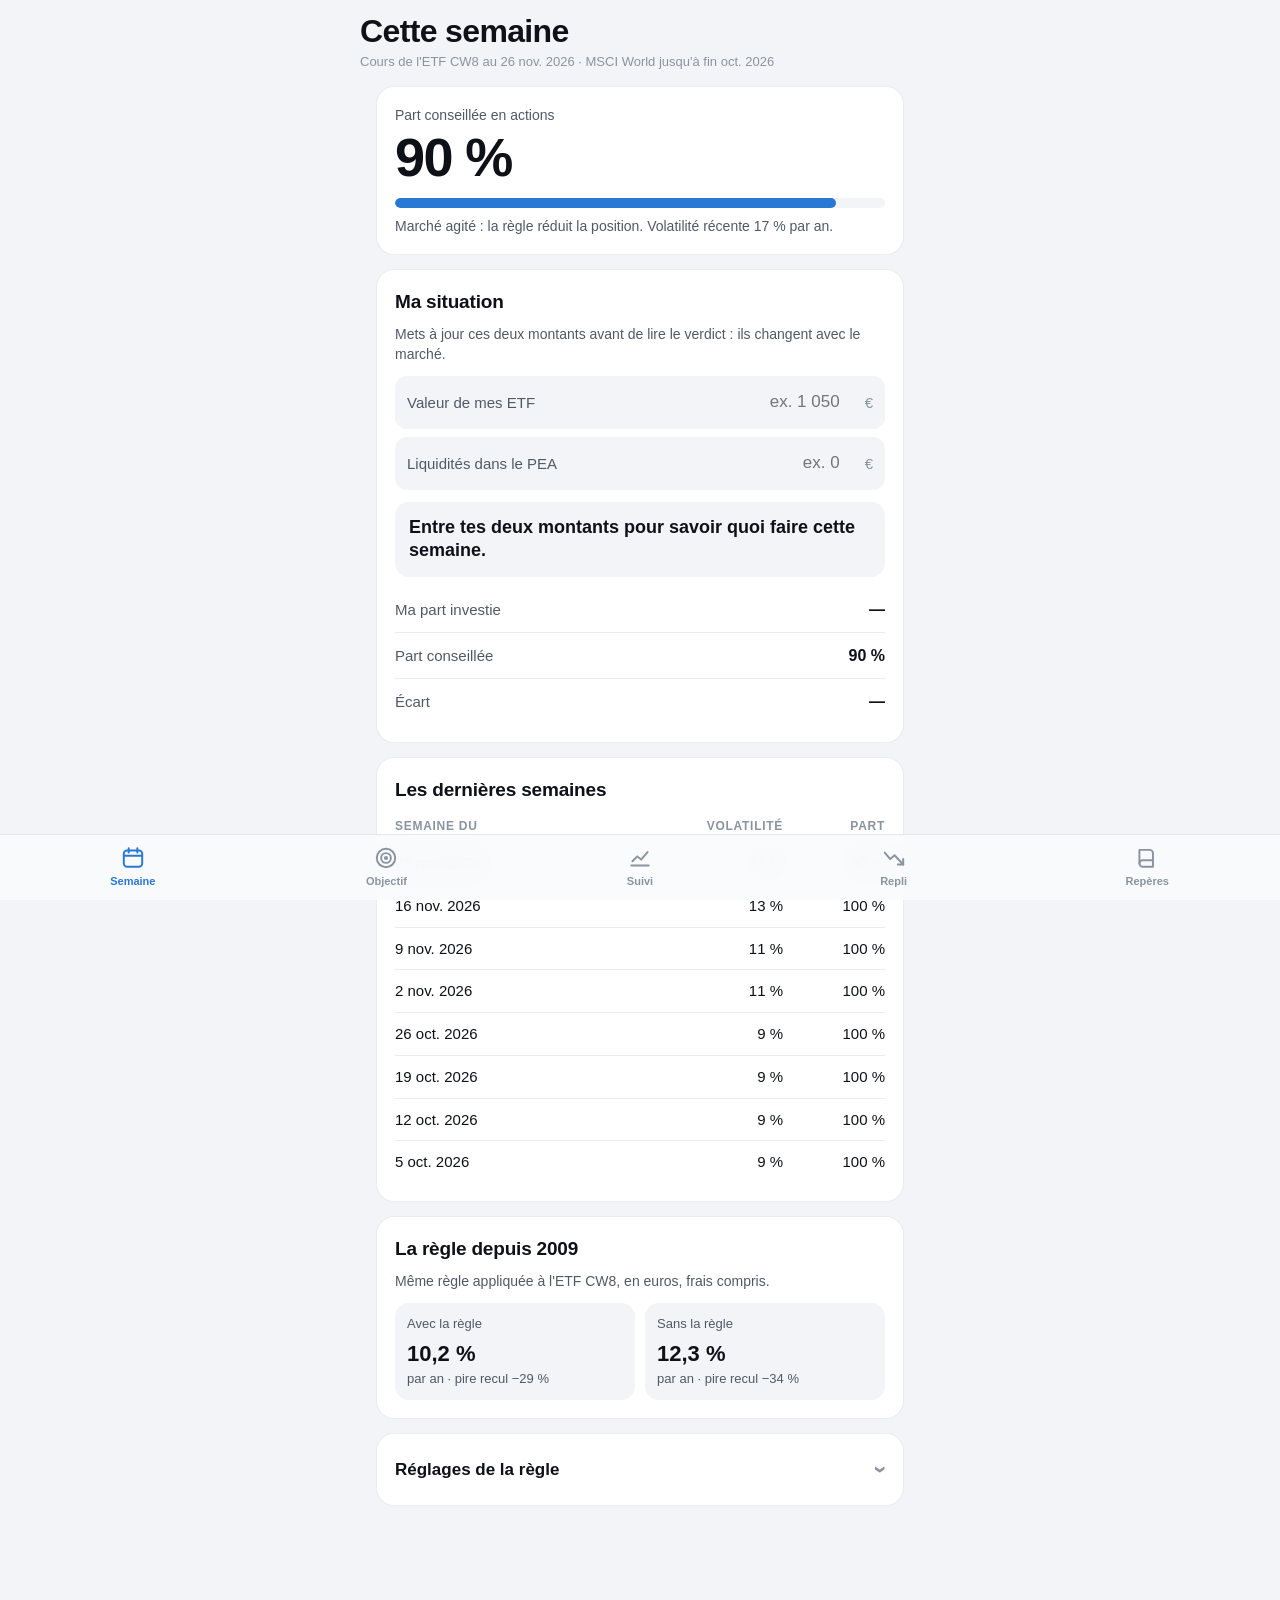
<file: index.html>
<!doctype html>
<html lang="fr">
<head>
<meta charset="utf-8">
<meta name="viewport" content="width=device-width, initial-scale=1, viewport-fit=cover">
<meta name="apple-mobile-web-app-capable" content="yes">
<meta name="mobile-web-app-capable" content="yes">
<meta name="apple-mobile-web-app-status-bar-style" content="black-translucent">
<meta name="apple-mobile-web-app-title" content="Mon PEA">
<meta name="theme-color" content="#f2f4f7" media="(prefers-color-scheme: light)">
<meta name="theme-color" content="#0b0d10" media="(prefers-color-scheme: dark)">
<title>Mon PEA</title>
<link rel="manifest" href="manifest.webmanifest">
<link rel="apple-touch-icon" href="icons/apple-touch-icon.png">
<link rel="icon" href="icons/icon-192.png">
<link rel="stylesheet" href="app.css">
</head>
<body>
<header class="top">
  <div class="top-in">
    <h1 id="title">Cette semaine</h1>
    <p class="stamp" id="stamp">Chargement des cours…</p>
  </div>
</header>

<main>
  <!-- SEMAINE -->
  <section class="view" id="v-semaine" data-title="Cette semaine">
    <div class="card hero">
      <div class="hero-k">Part conseillée en actions</div>
      <div class="hero-v" id="w-now">—</div>
      <div class="bar"><i id="w-bar"></i></div>
      <div class="hero-s" id="w-sub">—</div>
    </div>

    <div class="card">
      <h2>Ma situation</h2>
      <p class="muted">Mets à jour ces deux montants avant de lire le verdict : ils changent avec le marché.</p>
      <label class="field"><span>Valeur de mes ETF</span><input id="held" type="number" inputmode="decimal" placeholder="ex. 1 050" min="0"><em>€</em></label>
      <label class="field"><span>Liquidités dans le PEA</span><input id="cash" type="number" inputmode="decimal" placeholder="ex. 0" min="0"><em>€</em></label>
      <div class="verdict" id="verdict">Entre tes deux montants pour savoir quoi faire cette semaine.</div>
      <dl class="rows">
        <div><dt>Ma part investie</dt><dd id="m-cur">—</dd></div>
        <div><dt>Part conseillée</dt><dd id="m-tgt">—</dd></div>
        <div><dt>Écart</dt><dd id="m-gap">—</dd></div>
      </dl>
    </div>

    <div class="card">
      <h2>Les dernières semaines</h2>
      <table class="tbl"><thead><tr><th>Semaine du</th><th>Volatilité</th><th>Part</th></tr></thead><tbody id="weeks"></tbody></table>
    </div>

    <div class="card">
      <h2>La règle depuis 2009</h2>
      <p class="muted">Même règle appliquée à l'ETF CW8, en euros, frais compris.</p>
      <div class="duo" id="bt"></div>
    </div>

    <details class="card settings">
      <summary>Réglages de la règle</summary>
      <label class="field"><span>Volatilité acceptée</span><select id="s-tgt"><option value="0.15">15 % / an</option><option value="0.2">20 % / an</option><option value="0.3">30 % / an</option></select></label>
      <label class="field"><span>Réajuster si l'écart dépasse</span><select id="s-band"><option value="0.1">10 points</option><option value="0.2">20 points</option></select></label>
      <label class="field"><span>Mesure de la volatilité</span><select id="s-win"><option value="60">3 derniers mois</option><option value="90">4 derniers mois et demi</option></select></label>
      <p class="muted">Réglage retenu : 20 % et 20 points. La règle protège dans les longues crises, réagit avec retard aux krachs rapides et coûte un peu de rendement en temps normal.</p>
    </details>
  </section>

  <!-- OBJECTIF -->
  <section class="view" id="v-objectif" data-title="Mon objectif" hidden>
    <div class="card hero">
      <div class="hero-k" id="o-k">Chances d'atteindre l'objectif</div>
      <div class="hero-v" id="o-prob">—</div>
      <div class="hero-s" id="o-sub">—</div>
    </div>

    <div class="card">
      <h2>Mon plan</h2>
      <label class="field"><span>Objectif</span><input id="o-target" type="number" inputmode="decimal" value="70000"><em>€</em></label>
      <div class="pair">
        <label class="field"><span>Mon âge</span><input id="o-age" type="number" inputmode="numeric" value="21"><em>ans</em></label>
        <label class="field"><span>Âge visé</span><input id="o-goal" type="number" inputmode="numeric" value="36"><em>ans</em></label>
      </div>
      <label class="field"><span>Déjà investi</span><input id="o-cap" type="number" inputmode="decimal" value="1000"><em>€</em></label>
      <div class="pair">
        <label class="field"><span>Par mois maintenant</span><input id="o-m1" type="number" inputmode="decimal" value="50"><em>€</em></label>
        <label class="field"><span>Jusqu'à</span><input id="o-until" type="number" inputmode="numeric" value="24"><em>ans</em></label>
      </div>
      <label class="field"><span>Par mois ensuite</span><input id="o-m2" type="number" inputmode="decimal" value="300"><em>€</em></label>
      <label class="field"><span>Montants</span><select id="o-real"><option value="1">Corrigés de l'inflation</option><option value="0">En euros courants</option></select></label>
    </div>

    <div class="card">
      <h2>Ce que ça donne</h2>
      <dl class="rows">
        <div><dt>Total versé</dt><dd id="o-paid">—</dd></div>
        <div><dt>Départ défavorable</dt><dd id="o-lo">—</dd></div>
        <div><dt>Départ typique</dt><dd id="o-med">—</dd></div>
        <div><dt>Départ favorable</dt><dd id="o-hi">—</dd></div>
      </dl>
      <div class="chart"><svg id="o-chart" viewBox="0 0 360 220" role="img" aria-label="Projection de la valeur du PEA"></svg></div>
      <div class="legend"><span><i class="band"></i>8 départs sur 10</span><span><i style="background:var(--accent)"></i>typique</span><span><i style="background:var(--muted)"></i>versé</span><span><i style="background:var(--good)"></i>objectif</span></div>
    </div>

    <div class="card">
      <h2>Pour y arriver</h2>
      <p class="muted" id="o-need-k">Versement mensuel nécessaire après tes études :</p>
      <dl class="rows">
        <div><dt>Une chance sur deux</dt><dd id="o-n50">—</dd></div>
        <div><dt>9 chances sur 10</dt><dd id="o-n90">—</dd></div>
      </dl>
      <p class="muted" id="o-note">—</p>
    </div>
  </section>

  <!-- SUIVI -->
  <section class="view" id="v-suivi" data-title="Mon suivi" hidden>
    <div class="card hero">
      <div class="hero-k">Valeur de mon PEA</div>
      <div class="hero-v" id="t-val">—</div>
      <div class="hero-s" id="t-sub">Ajoute un premier relevé pour démarrer le suivi.</div>
      <div class="bar"><i id="t-bar"></i></div>
      <div class="hero-s" id="t-goal">—</div>
    </div>

    <div class="card">
      <h2>Nouveau relevé</h2>
      <label class="field"><span>Date</span><input id="t-date" type="date"></label>
      <label class="field"><span>Total versé à ce jour</span><input id="t-paid" type="number" inputmode="decimal" placeholder="ex. 1 150"><em>€</em></label>
      <label class="field"><span>Valeur du PEA</span><input id="t-value" type="number" inputmode="decimal" placeholder="ex. 1 210"><em>€</em></label>
      <button class="btn" id="t-add" type="button">Enregistrer le relevé</button>
    </div>

    <div class="card">
      <h2>Évolution</h2>
      <div class="chart"><svg id="t-chart" viewBox="0 0 360 200" role="img" aria-label="Évolution du PEA"></svg></div>
      <div class="legend"><span><i style="background:var(--accent)"></i>valeur</span><span><i style="background:var(--muted)"></i>versé</span></div>
      <table class="tbl"><thead><tr><th>Date</th><th>Versé</th><th>Valeur</th><th></th></tr></thead><tbody id="t-list"></tbody></table>
    </div>

    <details class="card settings">
      <summary>Sauvegarde</summary>
      <p class="muted">Tes relevés sont enregistrés seulement sur ce téléphone. Copie la sauvegarde de temps en temps et colle-la dans tes notes.</p>
      <button class="btn ghost" id="b-copy" type="button">Copier la sauvegarde</button>
      <label class="field col"><span>Restaurer une sauvegarde</span><textarea id="b-text" rows="3" placeholder="Colle ici le texte de sauvegarde"></textarea></label>
      <button class="btn ghost" id="b-restore" type="button">Restaurer</button>
      <p class="muted" id="b-msg"></p>
    </details>
  </section>

  <!-- REPLI : regle de trading testee pour une prop firm, a suivre en demo -->
  <section class="view" id="v-repli" data-title="Repli" hidden>
    <a class="card" href="repli/" style="display:block;text-decoration:none;color:inherit;background:var(--accent-soft)">
      <h2>Ouvrir l'application Repli →</h2>
      <p class="muted" style="margin:0">Tableau de bord complet : ordres avec les lots, suivi du compte FundedNext, journal de trades. Installable à part sur l'écran d'accueil.</p>
    </a>
    <a class="card" href="triade/" style="display:block;text-decoration:none;color:inherit;background:var(--accent-soft)">
      <h2>Ouvrir l'application Triade →</h2>
      <p class="muted" style="margin:0">Moteur à trois branches pour le compte FundedNext Stellar 1-Step : ordres du soir sur 18 marchés avec stops, positions, bilan. Installable à part sur l'écran d'accueil.</p>
    </a>

    <div class="card">
      <h2>Ce soir</h2>
      <p class="muted" id="r-when">—</p>
      <div id="r-now"></div>
    </div>

    <div class="card">
      <h2>Taille de position</h2>
      <p class="muted">1 fois la taille du compte sur chaque indice, comme dans les tests.</p>
      <label class="field"><span>Taille du compte</span><input id="r-size" type="number" inputmode="decimal" placeholder="10 000" min="0"><em>$</em></label>
      <dl class="rows" id="r-pos"></dl>
      <p class="muted" style="margin:10px 0 0">Vérifie chez ta firme la valeur d'un lot (par exemple 1 lot = 1 × l'indice) et l'écart de prix entre son CFD et l'indice : applique plutôt le pourcentage indiqué.</p>
    </div>

    <div class="card">
      <h2>Trades de la règle, 12 derniers mois</h2>
      <p class="muted">Calculés sur les clôtures, frais non déduits. Compare-les avec ton compte démo.</p>
      <table class="tbl"><thead><tr><th>Indice</th><th>Entrée</th><th>Sortie</th><th>Résultat</th></tr></thead><tbody id="r-trades"></tbody></table>
      <p class="muted" id="r-sum" style="margin:10px 0 0"></p>
    </div>

    <div class="card">
      <h2>La règle</h2>
      <ul class="list">
        <li><b>Acheter à la clôture</b> si l'indice est au-dessus de sa moyenne des 200 dernières clôtures et que son RSI à 2 jours passe sous 10.</li>
        <li><b>Revendre à la clôture</b> dès que l'indice clôture au-dessus de sa moyenne des 5 dernières clôtures, au plus tard après environ 2 semaines.</li>
        <li>S&amp;P 500 et Nasdaq-100, un trade à la fois par indice, sans stop.</li>
      </ul>
    </div>

    <div class="card">
      <h2>À savoir</h2>
      <ul class="list">
        <li><b>Phase de démo d'abord</b> : suis la règle sur un compte démo pendant plusieurs mois avant d'acheter un challenge.</li>
        <li>Depuis 2009 : environ 70 % de trades gagnants, +0,3 à +0,4 % net par trade, 8 à 9 trades par an et par indice. Pire trade −14 %.</li>
        <li>Son avance sur la hausse normale du marché n'est plus prouvée depuis 2009 (t 1,5).</li>
        <li><b>Inactivité</b> : FTMO et The5ers ferment un compte sans trade pendant 30 jours, FundedNext après 60. Demande au support, par écrit, si un petit trade suffit.</li>
        <li>Des règles de firme relevées le 7 novembre 2026 : vérifie-les avant d'acheter. Ce n'est pas un conseil d'investissement.</li>
      </ul>
    </div>
  </section>

  <!-- REPERES -->
  <section class="view" id="v-reperes" data-title="Repères" hidden>
    <div class="card"><h2>Mon plan</h2><ul class="list">
      <li><b>PEA chez Trade Republic</b>, ou PEA Jeune entre 18 et 25 ans si tu es rattaché au foyer fiscal de tes parents.</li>
      <li><b>Un ETF MSCI World éligible PEA</b> : DCAM ou WPEA (environ 0,20 % de frais par an), sinon CW8 (environ 0,38 %).</li>
      <li><b>Versement mensuel</b> par plan programmé, sans frais. Augmente-le dès que tu travailles : c'est le levier principal.</li>
      <li><b>Le dosage à 20 %</b> est un airbag : il réduit les pires chutes, il ne fait pas gagner plus.</li>
    </ul></div>
    <div class="card"><h2>Chaque semaine</h2><ol class="list">
      <li>Ouvre l'onglet <b>Semaine</b>.</li>
      <li>Entre la valeur de tes ETF et tes liquidités.</li>
      <li>N'agis que si le verdict le demande, environ 3 fois par an.</li>
      <li>Une fois par mois, ajoute un relevé dans <b>Suivi</b>.</li>
    </ol></div>
    <div class="card"><h2>Les règles du PEA</h2><ul class="list">
      <li><b>Avant 5 ans</b>, un retrait ferme le plan et les gains sont taxés à 31,4 %.</li>
      <li><b>Après 5 ans</b>, retraits partiels possibles sans fermer le plan ; seuls les gains retirés supportent 18,6 % de prélèvements sociaux (taux 2026).</li>
      <li>Les 5 ans comptent depuis <b>l'ouverture</b> : ouvrir tôt fait démarrer le compteur.</li>
      <li>Plafond de versements : 150 000 € (20 000 € pour le PEA Jeune, qui devient un PEA classique à 25 ans).</li>
    </ul></div>
    <div class="card"><h2>Ce qu'on a appris</h2><ul class="list">
      <li>Sur environ 250 stratégies de trading testées sérieusement, <b>aucune</b> n'est restée rentable après les vrais frais et sur des données jamais vues.</li>
      <li>À court terme, les anomalies font la taille du spread ; à long terme, il n'y en a plus.</li>
      <li>Un robot qui gagne 9 fois sur 10 peut tout reperdre sur le dixième trade.</li>
      <li>Quand un vendeur montre ses meilleurs comptes, demande combien il en a testé.</li>
      <li>Ce qui a fait le résultat : <b>le temps, la régularité des versements et ne pas vendre pendant les chutes</b>.</li>
    </ul></div>
    <div class="card"><h2>À savoir</h2><ul class="list">
      <li>Les projections reposent sur les actions mondiales depuis 2000 : deux grosses crises, mais aussi une excellente décennie américaine.</li>
      <li>Les frais Trade Republic (1 € par ordre, plans gratuits) et la fiscalité sont ceux relevés en novembre 2026 : vérifie-les.</li>
      <li>Cette application applique des règles mécaniques. Ce n'est pas un conseil d'investissement.</li>
    </ul></div>
  </section>
</main>

<nav class="tabs" aria-label="Navigation">
  <button data-v="semaine" aria-label="Semaine"><svg viewBox="0 0 24 24"><rect x="3.5" y="5" width="17" height="15" rx="3"/><path d="M3.5 10h17M8 3v4M16 3v4"/></svg><span>Semaine</span></button>
  <button data-v="objectif" aria-label="Objectif"><svg viewBox="0 0 24 24"><circle cx="12" cy="12" r="8.5"/><circle cx="12" cy="12" r="4.5"/><circle cx="12" cy="12" r="1" class="fill"/></svg><span>Objectif</span></button>
  <button data-v="suivi" aria-label="Suivi"><svg viewBox="0 0 24 24"><path d="M4 19h16"/><path d="M5 15l4.5-4.5 3.5 3 6-7"/></svg><span>Suivi</span></button>
  <button data-v="repli" aria-label="Repli"><svg viewBox="0 0 24 24"><path d="M3.5 7l5 6 4-3.5 8 8.5"/><path d="M15.5 18h5v-5"/></svg><span>Repli</span></button>
  <button data-v="reperes" aria-label="Repères"><svg viewBox="0 0 24 24"><path d="M5 4.5h9.5a3 3 0 0 1 3 3V20H8a3 3 0 0 1-3-3z"/><path d="M5 17a3 3 0 0 1 3-3h9.5"/></svg><span>Repères</span></button>
</nav>

<script src="app.js"></script>
</body>
</html>
</file>
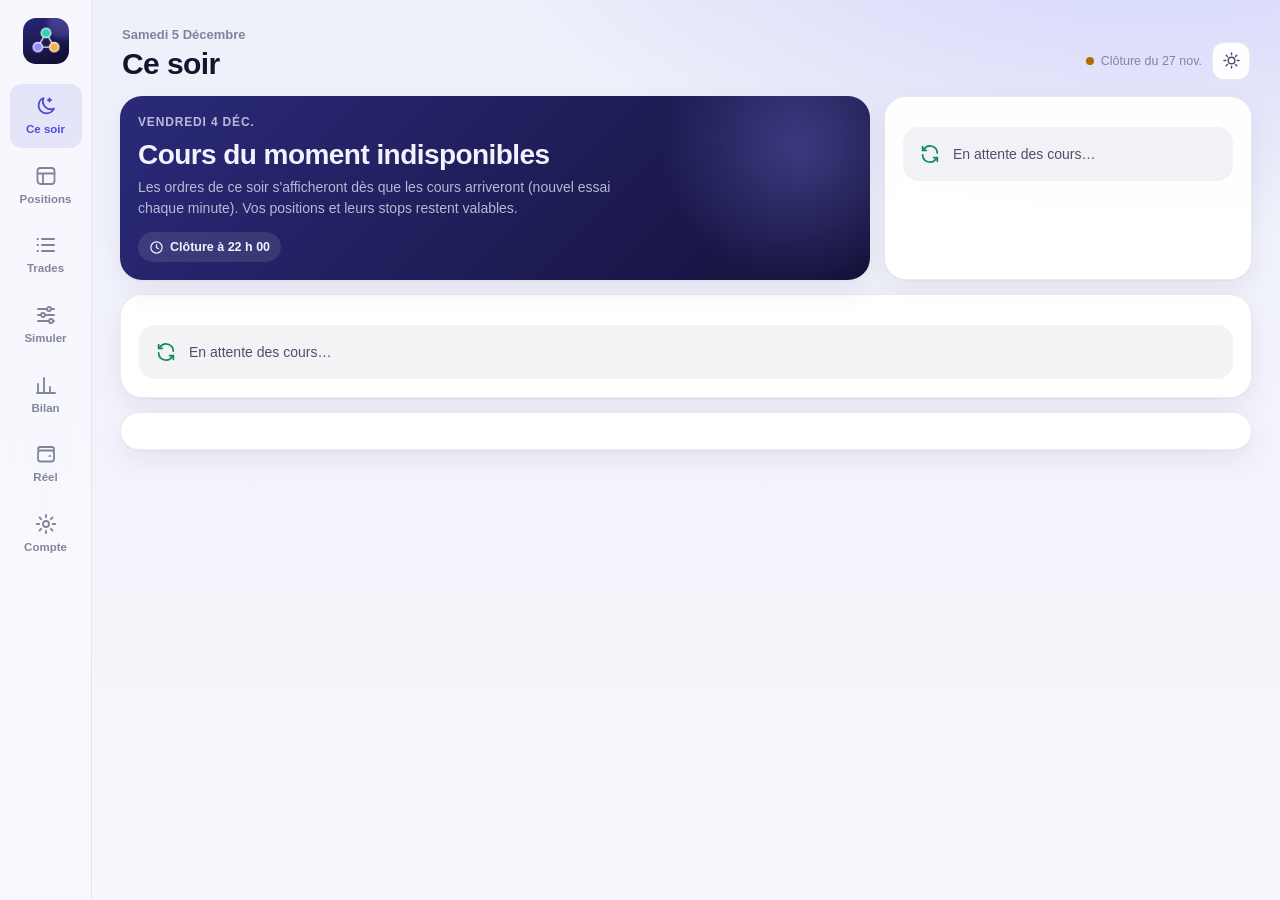
<file: triade/index.html>
<!doctype html>
<html lang="fr">
<head>
<meta charset="utf-8">
<meta name="viewport" content="width=device-width, initial-scale=1, viewport-fit=cover">
<meta name="apple-mobile-web-app-capable" content="yes">
<meta name="mobile-web-app-capable" content="yes">
<meta name="apple-mobile-web-app-status-bar-style" content="black-translucent">
<meta name="apple-mobile-web-app-title" content="Triade">
<meta name="theme-color" content="#eef0fa" media="(prefers-color-scheme: light)">
<meta name="theme-color" content="#0c0d18" media="(prefers-color-scheme: dark)">
<title>Triade</title>
<link rel="manifest" href="manifest.webmanifest">
<link rel="apple-touch-icon" href="icons/apple-touch-icon.png">
<link rel="icon" href="icons/icon-192.png">
<link rel="stylesheet" href="app.css?v=202611242325">
<script>try{var t=JSON.parse(localStorage.getItem("triade:theme"));if(t==="light"||t==="dark")document.documentElement.dataset.theme=t;}catch(e){}</script>
</head>
<body>
<div class="shell">
  <nav class="nav" aria-label="Navigation">
    <div class="brand" aria-hidden="true"><img src="icons/icon-192.png" alt=""></div>
    <button data-v="soir" aria-label="Ce soir"><svg viewBox="0 0 24 24"><path d="M20 14.5A8 8 0 0 1 9.5 4a8 8 0 1 0 10.5 10.5z"/><path d="M15.5 4.5v3M14 6h3"/></svg><span>Ce soir</span></button>
    <button data-v="pos" aria-label="Positions"><svg viewBox="0 0 24 24"><rect x="3.5" y="4" width="17" height="16" rx="3"/><path d="M3.5 9.5h17M9 9.5V20"/></svg><span>Positions</span></button>
    <button data-v="trades" aria-label="Trades"><svg viewBox="0 0 24 24"><path d="M8 6h12M8 12h12M8 18h12"/><path d="M3.5 6h.5M3.5 12h.5M3.5 18h.5"/></svg><span>Trades</span></button>
    <button data-v="simu" aria-label="Simuler"><svg viewBox="0 0 24 24"><path d="M4 6h9M17 6h3M4 12h3M11 12h9M4 18h11M19 18h1"/><circle cx="15" cy="6" r="2"/><circle cx="9" cy="12" r="2"/><circle cx="17" cy="18" r="2"/></svg><span>Simuler</span></button>
    <button data-v="bilan" aria-label="Bilan"><svg viewBox="0 0 24 24"><path d="M4 20V11M10 20V5M16 20v-6M21 20H3"/></svg><span>Bilan</span></button>
    <button data-v="reel" aria-label="Mon compte réel"><svg viewBox="0 0 24 24"><path d="M4 7.5A2.5 2.5 0 0 1 6.5 5H18a2 2 0 0 1 2 2v1.5"/><rect x="4" y="8.5" width="16" height="11" rx="2.5"/><path d="M15.5 14h.5"/></svg><span>Réel</span></button>
    <button data-v="compte" aria-label="Compte"><svg viewBox="0 0 24 24"><circle cx="12" cy="12" r="3"/><path d="M12 2.8v2.4M12 18.8v2.4M2.8 12h2.4M18.8 12h2.4M5.5 5.5l1.7 1.7M16.8 16.8l1.7 1.7M5.5 18.5l1.7-1.7M16.8 7.2l1.7-1.7"/></svg><span>Compte</span></button>
  </nav>

  <main>
    <header class="top">
      <div>
        <p class="eyebrow" id="today">—</p>
        <h1 id="title">Ce soir</h1>
      </div>
      <div class="top-right">
        <p class="stamp"><span class="live-dot" id="live-dot"></span><span id="stamp">Chargement des cours…</span></p>
        <button class="icon-btn" id="theme-btn" type="button" aria-label="Changer de thème">
          <svg class="i-sun" viewBox="0 0 24 24"><circle cx="12" cy="12" r="4.2"/><path d="M12 2.5v2.2M12 19.3v2.2M2.5 12h2.2M19.3 12h2.2M5.3 5.3l1.6 1.6M17.1 17.1l1.6 1.6M5.3 18.7l1.6-1.6M17.1 6.9l1.6-1.6"/></svg>
          <svg class="i-moon" viewBox="0 0 24 24"><path d="M20 14.5A8 8 0 0 1 9.5 4a8 8 0 1 0 10.5 10.5z"/></svg>
        </button>
      </div>
    </header>

    <div class="boot" id="boot"><div class="spin"></div><p>Calcul du moteur sur 18 marchés…</p></div>

    <!-- CE SOIR -->
    <section class="view" id="v-soir" data-title="Ce soir" hidden>
      <div class="grid">
        <article class="card hero s8" id="s-hero"></article>
        <article class="card s4" id="s-risk"></article>
        <article class="card s12" id="s-orders"></article>
        <article class="card s12" id="s-info"></article>
      </div>
    </section>

    <!-- POSITIONS -->
    <section class="view" id="v-pos" data-title="Positions" hidden>
      <div class="grid">
        <article class="card s12" id="p-sum"></article>
        <article class="card s12" id="p-list"></article>
        <article class="card s6" id="p-fam"></article>
        <article class="card s6" id="p-next"></article>
      </div>
    </section>

    <!-- TRADES -->
    <section class="view" id="v-trades" data-title="Trades" hidden>
      <div class="years" id="t-years" role="tablist" aria-label="Année"></div>
      <div class="seg bmode" id="t-fam" role="group" aria-label="Famille de marchés"></div>
      <div class="grid">
        <article class="card s12" id="t-sum"></article>
        <article class="card s12" id="t-list"></article>
      </div>
    </section>

    <!-- SIMULER -->
    <section class="view" id="v-simu" data-title="Simuler" hidden>
      <div class="grid">
        <article class="card s12">
          <div class="card-head"><h2>Ma simulation</h2><span class="small">FundedNext Stellar 1-Step, moteur Triade</span></div>
          <div class="mform">
            <label>Compte<select id="m-size"></select></label>
            <label>Achat du challenge<input type="date" id="m-start"></label>
            <label>Fin de la simulation<input type="date" id="m-end"></label>
            <label>Retraits<select id="m-every">
              <option value="5">Dès que possible (tous les 5 jours de bourse)</option>
              <option value="10">Toutes les 2 semaines</option>
              <option value="21">Tous les mois</option>
              <option value="0">Jamais : tout retirer à la fin</option>
            </select></label>
            <label>Volatilité du compte financé<select id="m-vol"><option value="0.06">6 % par an (normal)</option><option value="0.04">4 % par an (prudent)</option></select></label>
            <label class="sw"><input type="checkbox" id="m-swap"><span><b>Option Swap-Free</b><small>+10 % sur le prix</small></span></label>
          </div>
          <div class="presets" id="m-presets"></div>
        </article>
        <article class="card hero s12" id="m-hero"></article>
        <article class="card s7" id="m-curve"></article>
        <article class="card s5" id="m-cash"></article>
        <article class="card s6" id="m-stats"></article>
        <article class="card s6" id="m-years"></article>
        <article class="card s5" id="m-journey"></article>
        <article class="card s7" id="m-trades"></article>
      </div>
    </section>

    <!-- BILAN -->
    <section class="view" id="v-bilan" data-title="Bilan" hidden>
      <div class="years" id="b-years" role="tablist" aria-label="Année de départ"></div>
      <div class="seg bmode" id="b-mode" role="group" aria-label="Retraits"></div>
      <div class="grid">
        <article class="card hero s12" id="b-hero"></article>
        <article class="card s7" id="b-curve"></article>
        <article class="card s5" id="b-journey"></article>
        <article class="card s12" id="b-annees"></article>
        <article class="card s12" id="b-chal"></article>
        <article class="card s6" id="b-risk"></article>
        <article class="card s6" id="b-starts"></article>
        <article class="card s7" id="b-mkts"></article>
        <article class="card s5" id="b-month"></article>
        <details class="card s12 more" id="b-more">
          <summary>Comment ces chiffres sont calculés</summary>
          <div id="b-method"></div>
        </details>
      </div>
    </section>

    <!-- MON COMPTE RÉEL -->
    <section class="view" id="v-reel" data-title="Mon compte réel" hidden>
      <div class="grid">
        <article class="card s12" id="r-import"></article>
        <article class="card hero s12" id="r-hero" hidden></article>
        <article class="card s6" id="r-rules" hidden></article>
        <article class="card s6" id="r-curve" hidden></article>
        <article class="card s12" id="r-open" hidden></article>
        <article class="card s7" id="r-trades" hidden></article>
        <article class="card s5" id="r-months" hidden></article>
      </div>
    </section>

    <!-- COMPTE -->
    <section class="view" id="v-compte" data-title="Compte" hidden>
      <div class="grid">
        <article class="card s6">
          <h2>Mon compte FundedNext</h2>
          <div class="form">
            <label>Compte<select id="c-size">
              <option value="6000">Stellar 1-Step 6 000 $</option><option value="15000">Stellar 1-Step 15 000 $</option>
              <option value="25000">Stellar 1-Step 25 000 $</option><option value="50000">Stellar 1-Step 50 000 $</option>
              <option value="100000">Stellar 1-Step 100 000 $</option><option value="200000">Stellar 1-Step 200 000 $</option>
            </select></label>
            <label class="sw"><input type="checkbox" id="c-swap"><span><b>Option Swap-Free</b><small>Pas de frais de nuit ; le compte coûte 10 % de plus. Recommandée : les positions sont gardées des semaines.</small></span></label>
            <label>Étape du compte<select id="c-phase">
              <option value="challenge">Challenge (objectif +10 %) : volatilité 8 %</option><option value="finance">Compte financé</option>
            </select></label>
            <label>Volatilité visée sur le compte financé<select id="c-vol">
              <option value="0.06">6 % par an (normal)</option><option value="0.04">4 % par an (prudent)</option>
            </select></label>
            <label>Pas des lots sur MT5<select id="c-step"><option value="0.01">0,01 lot</option><option value="0.1">0,1 lot</option></select></label>
          </div>
          <p class="muted" id="c-price"></p>
        </article>
        <article class="card s6">
          <h2>Taille des contrats</h2>
          <p class="muted">Valeur d'un lot dans MT5 (clic droit sur le symbole, puis Spécification). Valeurs FundedNext par défaut.</p>
          <div class="ct" id="c-ct"></div>
        </article>
        <article class="card s6">
          <h2>La méthode</h2>
          <div class="method" id="c-method"></div>
        </article>
        <article class="card s6">
          <h2>Les mots de l'appli</h2>
          <dl class="gloss" id="c-gloss"></dl>
        </article>
        <article class="card s12">
          <h2>Installer et utiliser</h2>
          <ol class="steps">
            <li>Sur iPhone, dans Safari : bouton Partager, puis <b>Sur l'écran d'accueil</b>. Triade s'ouvre alors comme une application.</li>
            <li>Mettez une alarme chaque soir de semaine à <b>21 h 40</b> (heure de Paris ; 20 h 40 quelques semaines au printemps et à l'automne, l'appli l'indique).</li>
            <li>Ouvrez <b>Ce soir</b>, passez les ordres affichés sur MT5 avec leur stop, cochez-les. Le soir de révision (une séance sur cinq, l'appli le signale), tous les stops sont replacés.</li>
          </ol>
          <p class="muted" id="c-version"></p>
          <p class="muted">Simulation sur données passées : rien ne garantit les résultats futurs. Je ne suis pas conseiller financier ; cette appli applique une méthode, elle ne remplace pas votre jugement.</p>
        </article>
      </div>
    </section>
  </main>
</div>
<div class="toast" id="toast" role="status" aria-live="polite"></div>
<script src="engine.js?v=202611242325"></script>
<script src="app.js?v=202611242325"></script>
</body>
</html>
</file>
<file: app.css>
/* Mon PEA — interface pensee pour iPhone : police systeme, cartes groupees, barre d'onglets en bas. */
:root{
  --bg:#f2f4f7; --card:#ffffff; --ink:#0e1218; --ink-2:#4f5a66; --muted:#8a94a0;
  --line:rgba(14,18,24,.08); --field:#f2f4f7; --accent:#2a78d6; --accent-soft:rgba(42,120,214,.12);
  --good:#0f9d58; --good-soft:rgba(15,157,88,.12); --warn:#d97706; --crit:#d03b3b;
  --tab:rgba(250,251,252,.86);
  color-scheme:light;
}
@media (prefers-color-scheme:dark){:root{
  --bg:#0b0d10; --card:#16191e; --ink:#f2f5f8; --ink-2:#aab4bf; --muted:#7d8894;
  --line:rgba(255,255,255,.08); --field:#0f1215; --accent:#4b93ea; --accent-soft:rgba(75,147,234,.24);
  --good:#2bb673; --good-soft:rgba(43,182,115,.16); --warn:#f59e0b; --crit:#ef5a5a;
  --tab:rgba(18,21,25,.86);
  color-scheme:dark;
}}
*{box-sizing:border-box;-webkit-tap-highlight-color:transparent}
html,body{margin:0;background:var(--bg);color:var(--ink)}
body{font:16px/1.45 -apple-system,BlinkMacSystemFont,"SF Pro Text","Segoe UI",Roboto,sans-serif;-webkit-font-smoothing:antialiased;
  padding-bottom:calc(76px + env(safe-area-inset-bottom,0px))}
.top{position:sticky;top:0;z-index:5;background:var(--bg);padding:calc(env(safe-area-inset-top,0px) + 14px) 18px 8px}
.top-in{max-width:560px;margin:0 auto}
h1{font-size:32px;line-height:1.1;font-weight:700;letter-spacing:-.02em;margin:0}
.stamp{margin:4px 0 0;font-size:13px;color:var(--muted)}
main{max-width:560px;margin:0 auto;padding:6px 16px 20px}
.view{display:flex;flex-direction:column;gap:14px}
.card{background:var(--card);border-radius:18px;padding:18px;border:1px solid var(--line)}
h2{font-size:19px;font-weight:650;margin:0 0 8px;letter-spacing:-.01em}
.muted{color:var(--ink-2);font-size:14px;margin:0 0 12px}

.hero{text-align:left}
.hero-k{font-size:14px;color:var(--ink-2);font-weight:500}
.hero-v{font-size:54px;font-weight:700;letter-spacing:-.03em;line-height:1.05;margin:4px 0 2px;font-variant-numeric:tabular-nums}
.hero-s{font-size:14px;color:var(--ink-2)}
.bar{height:10px;border-radius:6px;background:var(--field);overflow:hidden;margin:12px 0 8px}
.bar i{display:block;height:100%;width:0;background:var(--accent);border-radius:6px;transition:width .4s ease}

.field{display:flex;align-items:center;gap:10px;background:var(--field);border-radius:12px;padding:4px 12px;margin:0 0 8px;min-height:48px}
.field span{flex:1;font-size:15px;color:var(--ink-2)}
.field input,.field select,.field textarea{font:inherit;font-size:17px;color:var(--ink);background:transparent;border:0;outline:0;text-align:right;width:46%;min-width:0;padding:10px 0}
.field select{text-align-last:right;-webkit-appearance:none;appearance:none;color:var(--accent);width:auto}
.field em{font-style:normal;color:var(--muted);font-size:15px}
.field.col{flex-direction:column;align-items:stretch;padding:10px 12px}
.field.col textarea{text-align:left;width:100%;font-size:14px}
.field input:focus,.field select:focus,.field textarea:focus{outline:none}
.field:focus-within{box-shadow:0 0 0 2px var(--accent)}
.pair{display:grid;grid-template-columns:1fr 1fr;gap:8px}
.pair .field input{width:52%}

.verdict{margin:12px 0 10px;padding:14px;border-radius:14px;background:var(--field);font-size:18px;font-weight:650;line-height:1.3}
.verdict small{display:block;font-size:14px;font-weight:400;color:var(--ink-2);margin-top:4px}
.verdict.ok{background:var(--good-soft)}
.verdict.act{background:var(--accent-soft)}

.rows{margin:0}
.rows div{display:flex;justify-content:space-between;align-items:baseline;padding:11px 0;border-top:1px solid var(--line)}
.rows div:first-child{border-top:0}
.rows dt{color:var(--ink-2);font-size:15px}
.rows dd{margin:0;font-weight:650;font-variant-numeric:tabular-nums}

.tbl{width:100%;border-collapse:collapse;font-size:15px;font-variant-numeric:tabular-nums}
.tbl th{font-size:12px;text-transform:uppercase;letter-spacing:.06em;color:var(--muted);font-weight:600;text-align:right;padding:6px 0}
.tbl td{text-align:right;padding:10px 0;border-top:1px solid var(--line)}
.tbl th:first-child,.tbl td:first-child{text-align:left}
.tbl .del{border:0;background:none;color:var(--crit);font-size:14px;padding:4px 0 4px 10px}

.duo{display:grid;grid-template-columns:1fr 1fr;gap:10px}
.duo div{background:var(--field);border-radius:14px;padding:12px}
.duo b{display:block;font-size:13px;color:var(--ink-2);font-weight:500;margin-bottom:4px}
.duo span{display:block;font-size:22px;font-weight:700;font-variant-numeric:tabular-nums}
.duo small{display:block;font-size:13px;color:var(--ink-2)}

.chart{margin:12px 0 6px}
.chart svg{display:block;width:100%;height:auto}
.legend{display:flex;flex-wrap:wrap;gap:6px 14px;font-size:13px;color:var(--ink-2);margin-bottom:6px}
.legend span{display:flex;align-items:center;gap:6px}
.legend i{display:block;width:14px;height:3px;border-radius:2px}
.legend i.band{height:10px;background:var(--accent-soft)}

.btn{display:block;width:100%;border:0;border-radius:14px;background:var(--accent);color:#fff;font:inherit;font-size:17px;font-weight:650;padding:14px;margin-top:6px}
.btn.ghost{background:var(--accent-soft);color:var(--accent);margin-bottom:10px}
.btn:active{opacity:.8}

.settings summary{font-size:17px;font-weight:650;list-style:none;cursor:pointer;display:flex;justify-content:space-between;align-items:center}
.settings summary::-webkit-details-marker{display:none}
.settings summary::after{content:"›";color:var(--muted);font-size:24px;transform:rotate(90deg);transition:transform .2s}
.settings[open] summary::after{transform:rotate(-90deg)}
.settings[open] summary{margin-bottom:12px}

.list{margin:0;padding-left:20px;display:flex;flex-direction:column;gap:8px;color:var(--ink-2);font-size:15px}
.list b{color:var(--ink)}

.tabs{position:fixed;left:0;right:0;bottom:0;z-index:10;display:grid;grid-template-columns:repeat(5,1fr);
  background:var(--tab);-webkit-backdrop-filter:saturate(180%) blur(18px);backdrop-filter:saturate(180%) blur(18px);
  border-top:1px solid var(--line);padding:6px 6px calc(6px + env(safe-area-inset-bottom,0px))}
.tabs button{border:0;background:none;color:var(--muted);font:inherit;font-size:11px;font-weight:600;display:flex;flex-direction:column;align-items:center;gap:3px;padding:4px 0}
.tabs svg{width:26px;height:26px;fill:none;stroke:currentColor;stroke-width:1.8;stroke-linecap:round;stroke-linejoin:round}
.tabs svg .fill{fill:currentColor}
.tabs button[aria-current="page"]{color:var(--accent)}
[hidden]{display:none!important}

/* Repli */
.sig{border-radius:14px;background:var(--field);padding:14px;margin:0 0 10px}
.sig:last-child{margin-bottom:0}
.sig h3{margin:0 0 2px;font-size:13px;font-weight:600;color:var(--ink-2);text-transform:uppercase;letter-spacing:.06em}
.sig .act{font-size:18px;font-weight:650;line-height:1.3}
.sig small{display:block;font-size:14px;color:var(--ink-2);margin-top:4px}
.sig.buy{background:var(--accent-soft)}
.sig.hold{background:var(--good-soft)}
.pos{color:var(--good)} .neg{color:var(--crit)}
</file>
<file: triade/app.css>
/* Triade : ordres du soir du moteur à trois branches pour un compte FundedNext Stellar 1-Step. Ordinateur et iPhone. */
:root{
  --bg-1:#eef0fa; --bg-2:#f7f7fc; --glow:rgba(139,140,255,.30);
  --card:rgba(255,255,255,.94); --card-solid:#ffffff; --line:rgba(28,26,82,.09); --field:rgba(28,26,82,.05);
  --ink:#14142b; --ink-2:#4d4e6b; --ink-3:#83849c;
  --accent:#4f4bd8; --accent-2:#3a36b8; --accent-soft:rgba(79,75,216,.11);
  --hero-1:#2b2a7a; --hero-2:#14123a; --hero-ink:#f3f3ff; --hero-ink-2:rgba(243,243,255,.72); --hero-field:rgba(255,255,255,.10);
  --e1:#12a389; --e2:#6366f1; --e3:#e0952b;            /* repli, tendance, indices */
  --good:#0f8a5a; --good-soft:rgba(15,138,90,.12); --warn:#b36b00; --warn-soft:rgba(217,140,0,.14); --crit:#cc3b3b; --crit-soft:rgba(204,59,59,.11);
  --grid:rgba(28,26,82,.08);
  --shadow:0 1px 2px rgba(28,26,82,.04),0 10px 28px rgba(28,26,82,.07);
  --nav:rgba(249,249,253,.86);
  color-scheme:light;
}
@media (prefers-color-scheme:dark){:root:not([data-theme="light"]){
  --bg-1:#0c0d18; --bg-2:#0f1020; --glow:rgba(99,102,241,.14);
  --card:#171829; --card-solid:#181a2e; --line:rgba(255,255,255,.08); --field:rgba(255,255,255,.05);
  --ink:#eeeefa; --ink-2:#aeb0c8; --ink-3:#7c7e98;
  --accent:#9b9bff; --accent-2:#c3c3ff; --accent-soft:rgba(155,155,255,.15);
  --hero-1:#2c2a80; --hero-2:#141233;
  --e1:#2fd1b0; --e2:#8e8cff; --e3:#f4b04a;
  --good:#3fcf8e; --good-soft:rgba(63,207,142,.15); --warn:#f0a630; --warn-soft:rgba(240,166,48,.15); --crit:#f07070; --crit-soft:rgba(240,112,112,.14);
  --grid:rgba(255,255,255,.08);
  --shadow:0 1px 2px rgba(0,0,0,.3),0 10px 28px rgba(0,0,0,.28);
  --nav:rgba(15,16,32,.88);
  color-scheme:dark;
}}
:root[data-theme="dark"]{
  --bg-1:#0c0d18; --bg-2:#0f1020; --glow:rgba(99,102,241,.14);
  --card:#171829; --card-solid:#181a2e; --line:rgba(255,255,255,.08); --field:rgba(255,255,255,.05);
  --ink:#eeeefa; --ink-2:#aeb0c8; --ink-3:#7c7e98;
  --accent:#9b9bff; --accent-2:#c3c3ff; --accent-soft:rgba(155,155,255,.15);
  --hero-1:#2c2a80; --hero-2:#141233;
  --e1:#2fd1b0; --e2:#8e8cff; --e3:#f4b04a;
  --good:#3fcf8e; --good-soft:rgba(63,207,142,.15); --warn:#f0a630; --warn-soft:rgba(240,166,48,.15); --crit:#f07070; --crit-soft:rgba(240,112,112,.14);
  --grid:rgba(255,255,255,.08);
  --shadow:0 1px 2px rgba(0,0,0,.3),0 10px 28px rgba(0,0,0,.28);
  --nav:rgba(15,16,32,.88);
  color-scheme:dark;
}

*{box-sizing:border-box;-webkit-tap-highlight-color:transparent}
html,body{margin:0}
body{background:var(--bg-1);background-image:radial-gradient(1100px 560px at 90% -12%,var(--glow),transparent 62%),linear-gradient(180deg,var(--bg-1),var(--bg-2));background-attachment:fixed;
  color:var(--ink);font:15px/1.45 -apple-system,BlinkMacSystemFont,"SF Pro Text","Segoe UI",Roboto,sans-serif;-webkit-font-smoothing:antialiased;min-height:100vh}
.shell{display:flex;min-height:100vh}
main{flex:1;min-width:0;padding:calc(env(safe-area-inset-top,0px) + 18px) 16px calc(96px + env(safe-area-inset-bottom,0px));max-width:1240px;margin:0 auto}
button,select,input{font:inherit;color:inherit}

/* navigation */
.nav{position:fixed;left:0;right:0;bottom:0;z-index:20;display:grid;grid-template-columns:repeat(7,1fr);background:var(--nav);
  -webkit-backdrop-filter:saturate(180%) blur(18px);backdrop-filter:saturate(180%) blur(18px);border-top:1px solid var(--line);
  padding:6px 6px calc(6px + env(safe-area-inset-bottom,0px))}
.nav .brand{display:none}
.nav button{border:0;background:none;color:var(--ink-3);font-size:11px;font-weight:600;display:flex;flex-direction:column;align-items:center;gap:3px;padding:5px 0;border-radius:12px;cursor:pointer}
.nav svg{width:24px;height:24px;fill:none;stroke:currentColor;stroke-width:1.8;stroke-linecap:round;stroke-linejoin:round}
.nav button[aria-current="page"]{color:var(--accent)}
@media (min-width:900px){
  .nav{position:sticky;top:0;align-self:flex-start;height:100vh;width:92px;flex:none;display:flex;flex-direction:column;align-items:center;gap:6px;
    border-top:0;border-right:1px solid var(--line);padding:18px 10px}
  .nav .brand{display:block;margin-bottom:14px}
  .nav .brand img{width:46px;height:46px;border-radius:13px;display:block}
  .nav button{width:72px;padding:10px 0;font-size:11.5px}
  .nav button:hover{background:var(--field);color:var(--ink-2)}
  .nav button[aria-current="page"]{background:var(--accent-soft);color:var(--accent)}
  main{padding:26px 28px 40px}
}

.top{display:flex;justify-content:space-between;align-items:flex-end;gap:12px;flex-wrap:wrap;margin:0 2px 16px}
.top-right{display:flex;align-items:center;gap:10px}
.eyebrow{margin:0;font-size:13px;color:var(--ink-3);font-weight:600;text-transform:capitalize}
h1{margin:2px 0 0;font-size:30px;line-height:1.1;letter-spacing:-.02em;font-weight:720}
h2{margin:0 0 10px;font-size:16.5px;font-weight:680;letter-spacing:-.01em}
h3{margin:0;font-size:12px;font-weight:650;text-transform:uppercase;letter-spacing:.07em;color:var(--ink-3)}
.stamp{margin:0;font-size:12.5px;color:var(--ink-3);display:flex;align-items:center;gap:7px}
.live-dot{width:8px;height:8px;border-radius:50%;background:var(--ink-3);display:inline-block}
.live-dot.on{background:var(--good);box-shadow:0 0 0 4px var(--good-soft)}
.live-dot.warn{background:var(--warn)}
.icon-btn{border:1px solid var(--line);background:var(--card);border-radius:12px;width:38px;height:38px;display:grid;place-items:center;cursor:pointer}
.icon-btn svg{width:19px;height:19px;fill:none;stroke:var(--ink-2);stroke-width:1.8;stroke-linecap:round;stroke-linejoin:round}
.i-moon{display:none} :root[data-theme="dark"] .i-sun{display:none} :root[data-theme="dark"] .i-moon{display:block}
@media (prefers-color-scheme:dark){:root:not([data-theme="light"]) .i-sun{display:none}:root:not([data-theme="light"]) .i-moon{display:block}}
.muted{color:var(--ink-2);font-size:13.5px;margin:8px 0 0}
.small{font-size:12.5px;color:var(--ink-3)}
b{font-weight:650}
.num{font-variant-numeric:tabular-nums}

.grid{display:grid;grid-template-columns:repeat(12,1fr);gap:14px}
.grid>*{grid-column:span 12;min-width:0}
@media (min-width:760px){.s6,.s4,.s5,.s7,.s8{grid-column:span 6}.s12{grid-column:span 12}}
@media (min-width:1100px){.s4{grid-column:span 4}.s5{grid-column:span 5}.s7{grid-column:span 7}.s8{grid-column:span 8}}
.card{background:var(--card);border:1px solid var(--line);border-radius:22px;padding:18px;box-shadow:var(--shadow)}
.card-head{display:flex;justify-content:space-between;align-items:baseline;gap:10px;flex-wrap:wrap;margin-bottom:6px}
.card-head h2{margin:0}

/* chargement */
.boot{display:flex;flex-direction:column;align-items:center;gap:12px;padding:80px 0;color:var(--ink-3);font-size:14px}
.spin{width:30px;height:30px;border-radius:50%;border:3px solid var(--accent-soft);border-top-color:var(--accent);animation:sp 0.9s linear infinite}
@keyframes sp{to{transform:rotate(360deg)}}

/* icônes */
.ico{width:18px;height:18px;flex:none;fill:none;stroke:currentColor;stroke-width:1.9;stroke-linecap:round;stroke-linejoin:round;vertical-align:-3px}

/* carte principale */
.hero{background:linear-gradient(135deg,var(--hero-1),var(--hero-2));color:var(--hero-ink);border:0;position:relative;overflow:hidden}
.hero::after{content:"";position:absolute;right:-70px;top:-90px;width:280px;height:280px;border-radius:50%;background:radial-gradient(circle,rgba(142,140,255,.30),transparent 70%);pointer-events:none}
.hero h3{color:var(--hero-ink-2)}
.hero .big{font-size:28px;line-height:1.15;font-weight:720;letter-spacing:-.02em;margin:8px 0 6px;max-width:28ch}
.hero p{margin:0;color:var(--hero-ink-2);font-size:14px;max-width:64ch}
.chips{display:flex;flex-wrap:wrap;gap:8px;margin-top:14px;position:relative;z-index:1}
.chip{display:inline-flex;align-items:center;gap:6px;padding:6px 11px;border-radius:999px;font-size:12.5px;font-weight:600;background:var(--hero-field);color:var(--hero-ink)}
.chip .ico{width:15px;height:15px}
.hero .count{font-size:44px;font-weight:740;letter-spacing:-.03em;font-variant-numeric:tabular-nums;line-height:1;margin:10px 0 4px}
.hero .count small{font-size:15px;font-weight:600;color:var(--hero-ink-2);letter-spacing:0;margin-left:6px}
.tri{display:flex;gap:5px;align-items:center}
.tri i{width:8px;height:8px;border-radius:50%;display:block}
.tri i:nth-child(1){background:var(--e1)} .tri i:nth-child(2){background:var(--e2)} .tri i:nth-child(3){background:var(--e3)}

/* jauge de risque */
.gauge{display:flex;flex-direction:column;align-items:center;margin:4px 0 6px}
.gauge svg{width:190px;max-width:100%;height:auto}
.gauge .v{font-size:30px;font-weight:740;letter-spacing:-.02em;font-variant-numeric:tabular-nums;margin-top:-58px;line-height:1.1}
.gauge .l{font-size:12.5px;color:var(--ink-3);margin-top:26px;text-align:center}
.rows{margin:12px 0 0}
.rows div{display:flex;justify-content:space-between;align-items:baseline;gap:12px;padding:8px 0;border-top:1px solid var(--line)}
.rows div:first-child{border-top:0}
.rows dt{color:var(--ink-2);font-size:13.5px}
.rows dd{margin:0;font-weight:650;font-variant-numeric:tabular-nums;text-align:right}

/* ordres */
.seg{display:inline-flex;background:var(--field);border-radius:11px;padding:3px;gap:2px}
.seg button{border:0;background:none;padding:6px 11px;border-radius:8px;font-size:12.5px;font-weight:620;color:var(--ink-2);cursor:pointer}
.seg button[aria-pressed="true"]{background:var(--card-solid);color:var(--ink);box-shadow:0 1px 3px rgba(0,0,0,.1)}
.orders{display:flex;flex-direction:column;gap:10px;margin-top:12px}
.ord{display:grid;grid-template-columns:auto 1fr auto;gap:12px;align-items:center;padding:13px 14px;border-radius:16px;background:var(--field);border:1px solid transparent;transition:opacity .2s}
.ord.done{opacity:.55}
.ord .tag{width:40px;height:40px;border-radius:12px;display:grid;place-items:center}
.ord .tag .ico{width:21px;height:21px}
.ord.buy .tag{background:var(--good-soft);color:var(--good)} .ord.sell .tag{background:var(--crit-soft);color:var(--crit)}
.ord.close .tag{background:var(--warn-soft);color:var(--warn)} .ord.stop .tag{background:var(--accent-soft);color:var(--accent)}
.ord .what{min-width:0}
.ord .l1{font-weight:680;font-size:15px;display:flex;gap:8px;align-items:baseline;flex-wrap:wrap}
.ord .l1 .sym{font-size:12px;font-weight:650;color:var(--ink-3);letter-spacing:.03em}
.ord .l2{font-size:13px;color:var(--ink-2);margin-top:3px}
.ord .l2 b{color:var(--ink);font-variant-numeric:tabular-nums}
.ord .l3{font-size:12.5px;color:var(--ink-3);margin-top:3px;font-variant-numeric:tabular-nums}
.check{width:34px;height:34px;border-radius:50%;border:2px solid var(--line);background:var(--card-solid);display:grid;place-items:center;cursor:pointer;color:transparent;padding:0}
.check .ico{width:17px;height:17px}
.ord.done .check{background:var(--good);border-color:var(--good);color:#fff}
.empty{display:flex;gap:12px;align-items:center;padding:16px;border-radius:16px;background:var(--field);color:var(--ink-2);font-size:14px;margin-top:12px}
.empty .ico{width:22px;height:22px;color:var(--good)}
.prog{height:6px;border-radius:4px;background:var(--field);overflow:hidden;margin-top:12px}
.prog i{display:block;height:100%;background:var(--good);border-radius:4px;transition:width .3s}
.notes{display:flex;flex-direction:column;gap:8px;margin:0;padding:0;list-style:none}
.notes li{display:flex;gap:10px;align-items:flex-start;padding:10px 12px;border-radius:12px;background:var(--field);font-size:13.5px;color:var(--ink-2)}
.notes li b{color:var(--ink)}
.notes li .ico{margin-top:1px;color:var(--ink-3)}
.notes li.warn{background:var(--warn-soft)} .notes li.warn .ico{color:var(--warn)}
.notes li.crit{background:var(--crit-soft)} .notes li.crit .ico{color:var(--crit)}
.notes li.ok{background:var(--good-soft)} .notes li.ok .ico{color:var(--good)}

/* positions */
.ptable{width:100%;border-collapse:collapse;font-size:13.5px;margin-top:6px}
.ptable th{font-size:11.5px;font-weight:650;color:var(--ink-3);text-transform:uppercase;letter-spacing:.05em;text-align:right;padding:8px 6px;border-bottom:1px solid var(--line)}
.ptable th:first-child,.ptable td:first-child{text-align:left}
.ptable td{padding:10px 6px;border-bottom:1px solid var(--line);text-align:right;font-variant-numeric:tabular-nums;white-space:nowrap}
.ptable tr:last-child td{border-bottom:0}
.ptable .m b{display:block;font-size:14px}
.ptable .m span{font-size:12px;color:var(--ink-3)}
.side{display:inline-block;padding:3px 8px;border-radius:999px;font-size:12px;font-weight:650}
.side.l{background:var(--good-soft);color:var(--good)} .side.s{background:var(--crit-soft);color:var(--crit)} .side.f{background:var(--field);color:var(--ink-3)}
.pos{color:var(--good)} .neg{color:var(--crit)}
.scroll{overflow-x:auto;-webkit-overflow-scrolling:touch;margin:0 -4px;padding:0 4px}
.pcards{display:none;flex-direction:column;gap:8px;margin-top:10px}
.pc{padding:12px 13px;border-radius:14px;background:var(--field)}
.pc .h{display:flex;justify-content:space-between;align-items:center;gap:8px}
.pc .h b{font-size:15px}
.pc .g{display:grid;grid-template-columns:repeat(3,1fr);gap:6px;margin-top:8px}
.pc .g span{display:block;font-size:11px;color:var(--ink-3)}
.pc .g b{font-size:13.5px;font-variant-numeric:tabular-nums}
@media (max-width:640px){.ptable-wrap{display:none}.pcards{display:flex}}
.fam{display:flex;flex-direction:column;gap:12px;margin-top:8px}
.fam .r{display:grid;grid-template-columns:96px 1fr 64px;gap:10px;align-items:center;font-size:13.5px}
.fam .bar{height:10px;border-radius:6px;background:var(--field);position:relative;overflow:hidden}
.fam .bar i{position:absolute;top:0;bottom:0;border-radius:6px}
.fam .v{text-align:right;font-variant-numeric:tabular-nums;font-weight:650}

/* bilan */
.years{display:flex;gap:6px;overflow-x:auto;padding:2px 2px 12px;margin:0 -2px;scrollbar-width:none}
.years::-webkit-scrollbar{display:none}
.years button{flex:none;border:1px solid var(--line);background:var(--card);padding:7px 13px;border-radius:999px;font-size:13px;font-weight:640;color:var(--ink-2);cursor:pointer;font-variant-numeric:tabular-nums}
.years button[aria-pressed="true"]{background:var(--accent);border-color:var(--accent);color:#fff}
.kpis{display:grid;grid-template-columns:repeat(4,1fr);gap:10px;margin-top:16px;position:relative;z-index:1}
.kpis div{background:var(--hero-field);border-radius:14px;padding:10px 12px}
.kpis span{display:block;font-size:11.5px;color:var(--hero-ink-2)}
.kpis b{display:block;font-size:17px;font-variant-numeric:tabular-nums;margin-top:2px}
@media (max-width:600px){.kpis{grid-template-columns:repeat(2,1fr)}}
.chart{position:relative;margin-top:8px}
.chart svg{display:block;width:100%;height:auto;overflow:visible}
.chart .gl{stroke:var(--grid);stroke-width:1}
.chart .ax{fill:var(--ink-3);font-size:11px;font-variant-numeric:tabular-nums}
.chart .ln{fill:none;stroke-width:2;stroke-linejoin:round;stroke-linecap:round}
.chart .cross{stroke:var(--ink-3);stroke-width:1}
.tip{position:absolute;pointer-events:none;background:var(--card-solid);border:1px solid var(--line);box-shadow:var(--shadow);border-radius:10px;padding:7px 9px;font-size:12px;
  line-height:1.4;white-space:nowrap;color:var(--ink);transform:translate(-50%,-100%);z-index:3}
.legend{display:flex;flex-wrap:wrap;gap:6px 14px;font-size:12.5px;color:var(--ink-2);margin-top:8px}
.legend span{display:inline-flex;align-items:center;gap:6px}
.legend i{width:14px;height:3px;border-radius:2px;display:block}
.legend i.dot{width:9px;height:9px;border-radius:50%}
.yb{display:flex;align-items:flex-end;gap:5px;height:150px;margin-top:14px;position:relative}
.yb .c{flex:1;display:flex;flex-direction:column;align-items:center;justify-content:flex-end;height:100%;position:relative;min-width:0;cursor:pointer}
.yb .c .b{width:100%;max-width:34px;border-radius:6px 6px 3px 3px;background:var(--accent);opacity:.9}
.yb .c.neg .b{background:var(--crit);border-radius:3px 3px 6px 6px}
.yb .c.dim .b{opacity:.25}
.yb .c .v{font-size:10.5px;font-weight:650;color:var(--ink-2);font-variant-numeric:tabular-nums;margin-bottom:3px;white-space:nowrap}
.yb .c .y{font-size:11px;color:var(--ink-3);margin-top:5px;font-variant-numeric:tabular-nums}
.yb .zero{position:absolute;left:0;right:0;height:1px;background:var(--line)}
.yb-wrap{display:flex;flex-direction:column}
.yb-top,.yb-bot{display:flex;gap:5px}
.yb-top{height:110px;align-items:flex-end}
.yb-bot{height:46px;align-items:flex-start;border-top:1px solid var(--line)}
.yb-top .c,.yb-bot .c{flex:1;display:flex;flex-direction:column;align-items:center;min-width:0;cursor:pointer}
.yb-top .c{justify-content:flex-end}
.yb-top .b,.yb-bot .b{width:100%;max-width:34px}
.yb-top .b{background:var(--accent);border-radius:6px 6px 2px 2px}
.yb-bot .b{background:var(--crit);border-radius:2px 2px 6px 6px}
.yb-top .c.dim .b,.yb-bot .c.dim .b{opacity:.28}
.yb-v{font-size:10.5px;font-weight:650;color:var(--ink-2);font-variant-numeric:tabular-nums;margin:0 0 3px;white-space:nowrap}
.yb-bot .yb-v{margin:3px 0 0}
.yb-y{display:flex;gap:5px;margin-top:4px}
.yb-y span{flex:1;text-align:center;font-size:11px;color:var(--ink-3);font-variant-numeric:tabular-nums;min-width:0}
.jr{display:flex;flex-direction:column;gap:0;margin-top:8px}
.jr .e{display:grid;grid-template-columns:30px 1fr auto;gap:10px;align-items:center;padding:8px 0;border-top:1px solid var(--line);font-size:13.5px}
.jr .e:first-child{border-top:0}
.jr .e .i{width:30px;height:30px;border-radius:10px;display:grid;place-items:center}
.jr .e .i .ico{width:16px;height:16px}
.jr .pay .i{background:var(--good-soft);color:var(--good)} .jr .buy .i{background:var(--accent-soft);color:var(--accent)} .jr .burn .i{background:var(--crit-soft);color:var(--crit)}
.jr .e small{display:block;font-size:12px;color:var(--ink-3)}
.jr .e .a{font-weight:680;font-variant-numeric:tabular-nums}
.mk{display:flex;flex-direction:column;gap:7px;margin-top:10px}
.mk .r{display:grid;grid-template-columns:78px 1fr 58px;gap:8px;align-items:center;font-size:13px}
.mk .r .n{font-weight:650;font-size:12.5px}
.mk .bar{height:14px;position:relative}
.mk .bar::before{content:"";position:absolute;left:50%;top:-3px;bottom:-3px;width:1px;background:var(--line)}
.mk .bar i{position:absolute;top:0;bottom:0;border-radius:4px}
.mk .v{text-align:right;font-variant-numeric:tabular-nums;font-weight:650;font-size:12.5px}
.months{display:grid;grid-template-columns:repeat(4,1fr);gap:6px;margin-top:10px}
.months div{border-radius:11px;padding:8px 6px;text-align:center;background:var(--field)}
.months span{display:block;font-size:11px;color:var(--ink-3);text-transform:capitalize}
.months b{display:block;font-size:13.5px;font-variant-numeric:tabular-nums;margin-top:1px}
.months .na b{color:var(--ink-3);font-weight:500}
.stat4{display:grid;grid-template-columns:repeat(2,1fr);gap:8px;margin-top:10px}
.stat4 div{background:var(--field);border-radius:13px;padding:10px 12px}
.stat4 span{display:block;font-size:11.5px;color:var(--ink-3)}
.stat4 b{display:block;font-size:17px;font-variant-numeric:tabular-nums;margin-top:2px}
.stat4 small{display:block;font-size:11.5px;color:var(--ink-3);margin-top:2px}
.dist{display:flex;align-items:flex-end;gap:2px;height:70px;margin-top:12px}
.dist i{flex:1;border-radius:2px 2px 0 0;background:var(--accent);opacity:.85;min-height:1px}
.dist i.neg{background:var(--crit)}
.more summary{cursor:pointer;font-weight:650;font-size:15px;list-style:none;display:flex;justify-content:space-between;align-items:center}
.more summary::-webkit-details-marker{display:none}
.more summary::after{content:"";width:9px;height:9px;border-right:2px solid var(--ink-3);border-bottom:2px solid var(--ink-3);transform:rotate(45deg);margin-right:4px;transition:transform .2s}
.more[open] summary::after{transform:rotate(225deg)}
.more ul{margin:10px 0 0;padding-left:18px;color:var(--ink-2);font-size:13.5px}
.more li{margin:6px 0}

/* compte */
.form{display:flex;flex-direction:column;gap:12px;margin-top:6px}
.form label{display:flex;flex-direction:column;gap:5px;font-size:12.5px;font-weight:620;color:var(--ink-2)}
.form select,.form input[type=number]{appearance:none;-webkit-appearance:none;border:1px solid var(--line);background:var(--field);border-radius:12px;padding:10px 12px;font-size:15px;font-weight:560;color:var(--ink)}
.form label.sw{flex-direction:row;align-items:flex-start;gap:12px;cursor:pointer}
.form label.sw input{width:20px;height:20px;margin:2px 0 0;accent-color:var(--accent);flex:none}
.form label.sw b{display:block;color:var(--ink);font-size:14px}
.form label.sw small{display:block;font-weight:500;color:var(--ink-3);font-size:12.5px;margin-top:2px}
.ct{display:grid;grid-template-columns:repeat(3,1fr);gap:8px;margin-top:10px}
.ct label{display:flex;flex-direction:column;gap:3px;font-size:11.5px;font-weight:650;color:var(--ink-3)}
.ct input{border:1px solid var(--line);background:var(--field);border-radius:10px;padding:8px 9px;font-size:14px;font-weight:600;width:100%;font-variant-numeric:tabular-nums}
@media (max-width:420px){.ct{grid-template-columns:repeat(2,1fr)}}
.method{display:flex;flex-direction:column;gap:12px}
.method .m{display:grid;grid-template-columns:12px 1fr;gap:10px;font-size:13.5px;color:var(--ink-2)}
.method .m i{width:12px;height:12px;border-radius:50%;margin-top:4px}
.method .m b{color:var(--ink)}
.gloss{margin:0}
.gloss dt{font-weight:650;font-size:14px;margin-top:10px}
.gloss dt:first-child{margin-top:0}
.gloss dd{margin:2px 0 0;color:var(--ink-2);font-size:13.5px}
.steps{margin:4px 0 0;padding-left:20px;color:var(--ink-2);font-size:14px}
.steps li{margin:6px 0}

.toast{position:fixed;left:50%;bottom:calc(84px + env(safe-area-inset-bottom,0px));transform:translate(-50%,20px);opacity:0;background:var(--ink);color:var(--bg-1);
  padding:10px 16px;border-radius:12px;font-size:13.5px;font-weight:600;transition:all .25s;pointer-events:none;z-index:40;max-width:90vw}
.toast.on{opacity:1;transform:translate(-50%,0)}
@media (min-width:900px){.toast{bottom:28px}}

[hidden]{display:none!important}
@media (min-width:640px){.stat4.q4{grid-template-columns:repeat(4,1fr)}}
.hero .sub{font-size:13px;margin:0 0 8px}
.jr-more summary{cursor:pointer;font-size:13.5px;font-weight:650;color:var(--accent);padding:10px 0 2px;list-style:none}
.jr-more summary::-webkit-details-marker{display:none}
.jr-more[open] summary{margin-bottom:4px}
.bmode{margin:0 0 12px}
/* trades */
.trs{display:flex;flex-direction:column;margin-top:6px}
.tr{border-top:1px solid var(--line)}
.tr:first-child{border-top:0}
.tr summary{display:grid;grid-template-columns:34px 1fr auto;gap:10px;align-items:center;padding:11px 0;cursor:pointer;list-style:none}
.tr summary::-webkit-details-marker{display:none}
.tr .i{width:34px;height:34px;border-radius:11px;display:grid;place-items:center}
.tr .i .ico{width:17px;height:17px}
.tr.buy .i{background:var(--good-soft);color:var(--good)} .tr.sell .i{background:var(--crit-soft);color:var(--crit)}
.tr .w{min-width:0}
.tr .w b{font-size:14.5px}
.tr .w small{display:block;font-size:12.5px;color:var(--ink-3);margin-top:2px;white-space:nowrap;overflow:hidden;text-overflow:ellipsis}
.tr .r{text-align:right;font-variant-numeric:tabular-nums}
.tr .r b{display:block;font-size:14.5px}
.tr .r small{display:block;font-size:12px;color:var(--ink-3)}
.tag2{display:inline-block;font-size:11px;font-weight:650;padding:2px 7px;border-radius:999px;background:var(--field);color:var(--ink-2);margin-left:6px;vertical-align:1px}
.tag2.stop{background:var(--warn-soft);color:var(--warn)} .tag2.live{background:var(--accent-soft);color:var(--accent)}
.td{display:grid;grid-template-columns:repeat(2,1fr);gap:8px;padding:0 0 14px 44px}
.td div{background:var(--field);border-radius:11px;padding:8px 10px}
.td span{display:block;font-size:11px;color:var(--ink-3)}
.td b{display:block;font-size:13.5px;font-variant-numeric:tabular-nums;margin-top:1px}
.td .full{grid-column:span 2}
.td .eng{display:flex;height:8px;border-radius:5px;overflow:hidden;margin-top:6px;background:var(--line)}
.td .eng i{display:block;height:100%}
@media (min-width:700px){.td{grid-template-columns:repeat(4,1fr)}.td .full{grid-column:span 4}}
.more-btn{display:block;width:100%;margin-top:10px;border:1px solid var(--line);background:var(--field);border-radius:12px;padding:10px;font-weight:650;color:var(--accent);cursor:pointer}
@media (min-width:640px){.stat4.q6{grid-template-columns:repeat(3,1fr)}}
.jr .ok .i{background:var(--accent-soft);color:var(--accent)}
.cbar{display:flex;height:9px;border-radius:5px;overflow:hidden;background:var(--field);margin-bottom:3px}
.cbar i{display:block;height:100%}
.cbar .ok{background:var(--good)} .cbar .ko{background:var(--crit)} .cbar .on{background:var(--ink-3);opacity:.5}
.ptable.chal td{vertical-align:top;font-size:13px}
.chys{display:grid;grid-template-columns:repeat(auto-fill,minmax(250px,1fr));gap:10px;margin-top:10px}
.chy{background:var(--field);border-radius:14px;padding:12px 13px}
.chy-h{display:flex;justify-content:space-between;align-items:center;margin-bottom:6px}
.chy-h b{font-size:17px;font-variant-numeric:tabular-nums}
.chy p{margin:6px 0 0;font-size:13px;color:var(--ink)}
.chy p span{display:block;font-size:11.5px;color:var(--ink-3)}
.chy .cbar{margin-top:8px}
/* simulateur */
.mform{display:grid;grid-template-columns:repeat(auto-fill,minmax(210px,1fr));gap:12px;margin-top:8px}
.mform label{display:flex;flex-direction:column;gap:5px;font-size:12.5px;font-weight:620;color:var(--ink-2);min-width:0}
.mform select,.mform input[type=date]{appearance:none;-webkit-appearance:none;border:1px solid var(--line);background:var(--field);border-radius:12px;padding:10px 12px;font-size:15px;font-weight:560;color:var(--ink);min-height:44px;width:100%}
.mform label.sw{flex-direction:row;align-items:center;gap:10px;cursor:pointer;align-self:end;min-height:44px}
.mform label.sw input{width:20px;height:20px;margin:0;accent-color:var(--accent);flex:none}
.mform label.sw b{display:block;color:var(--ink);font-size:14px}
.mform label.sw small{display:block;color:var(--ink-3);font-weight:500;font-size:12px}
.presets{display:flex;flex-wrap:wrap;gap:6px;margin-top:12px}
.presets span{font-size:12.5px;color:var(--ink-3);align-self:center;margin-right:2px}
.presets button{border:1px solid var(--line);background:var(--field);padding:6px 11px;border-radius:999px;font-size:12.5px;font-weight:620;color:var(--ink-2);cursor:pointer}
.presets button:hover{color:var(--accent);border-color:var(--accent)}
.legend i.sq{width:12px;height:10px;border-radius:3px}
.warnbox{padding:14px;border-radius:14px;background:var(--warn-soft);color:var(--ink);font-size:14px}
.smallpos{margin-top:12px;padding:10px 12px;border-radius:12px;background:var(--field);font-size:13px;color:var(--ink-2)}
.smallpos b{color:var(--ink)}
.startbox{display:flex;gap:10px;align-items:flex-start;margin:0 0 10px;padding:10px 12px;border-radius:12px;background:var(--accent-soft);font-size:13px;color:var(--ink-2);line-height:1.45}
.startbox b{color:var(--ink)} .startbox svg{flex:none;width:18px;height:18px;margin-top:1px;color:var(--accent)}
.tag2.off{background:transparent;border:1px solid var(--line, rgba(127,127,127,.35));color:var(--ink-2)}
.pc .g{grid-template-columns:repeat(4,1fr)}
/* signaux / trades en cours */
h3.grp{margin:16px 0 8px;font-size:12px}
.pcards{display:grid !important;grid-template-columns:repeat(auto-fill,minmax(290px,1fr));gap:10px;margin-top:0}
.ptable-wrap{display:none}
.pc.sig{border:1px solid var(--accent);background:var(--accent-soft)}
.ptag{display:inline-block;margin-top:6px;font-size:11.5px;font-weight:700;padding:3px 8px;border-radius:999px;background:var(--accent-soft);color:var(--accent)}
.ptag.s{background:var(--crit-soft);color:var(--crit)} .ptag.f{background:var(--warn-soft);color:var(--warn)} .ptag.m{background:var(--field);color:var(--ink-2)}
.sigban{display:grid;grid-template-columns:36px 1fr auto;gap:12px;align-items:center;padding:12px 14px;border-radius:16px}
.sigban.off{background:var(--good-soft)} .sigban.on{background:var(--accent-soft);border:1px solid var(--accent)}
.sigban .i{width:36px;height:36px;border-radius:11px;display:grid;place-items:center;background:var(--card-solid)}
.sigban.off .i{color:var(--good)} .sigban.on .i{color:var(--accent)}
.sigban b{display:block;font-size:15.5px}
.sigban small{display:block;font-size:12.5px;color:var(--ink-2);margin-top:2px}
.sigban .go{border:0;background:var(--accent);color:#fff;font-weight:650;font-size:13px;padding:9px 12px;border-radius:11px;cursor:pointer;white-space:nowrap}
@media (max-width:480px){.sigban{grid-template-columns:36px 1fr}.sigban .go{grid-column:1 / -1}}
.empty.slim{margin-top:0;padding:12px 14px}
/* mon compte réel */
@media (max-width:899px){.nav button{font-size:10px;letter-spacing:-.01em}}
.rbtns{display:flex;gap:8px;flex-wrap:wrap;margin-top:12px}
.rfile{display:inline-flex;align-items:center;gap:8px;background:var(--accent);color:#fff;font-weight:650;font-size:14px;padding:11px 16px;border-radius:12px;cursor:pointer}
.rfile input{display:none}
.rclear{border:1px solid var(--line);background:var(--field);color:var(--ink-2);font-weight:620;padding:11px 14px;border-radius:12px;cursor:pointer}
.rm{margin-top:12px}
.rm-h{display:flex;justify-content:space-between;gap:10px;font-size:13.5px;color:var(--ink-2)}
.rm-h b{color:var(--ink);font-variant-numeric:tabular-nums}
.bar{height:8px;border-radius:6px;background:var(--field);overflow:hidden;margin-top:6px}
.bar i{display:block;height:100%;background:var(--accent);border-radius:6px}
.bar.warn i{background:var(--warn)} .bar.crit i{background:var(--crit)}
.bar.good i{background:var(--good)}

/* ---------- guide MT5, ordres, positions et trades (cartes détaillées) ---------- */
.ord{grid-template-columns:auto 1fr auto;align-items:start}
.ord .tag,.ord .check{margin-top:2px}
.ord .mt5{grid-column:1 / -1}
.ord.done .mt5{display:none}
.lv{display:grid;grid-template-columns:auto 1fr auto;gap:8px;align-items:center;margin-top:9px;font-size:12px;color:var(--ink-3);font-variant-numeric:tabular-nums;max-width:340px}
.lv b{color:var(--ink);font-weight:700}
.lvb{display:flex;height:8px;border-radius:5px;background:var(--line);overflow:hidden}
.lvb i{display:block;height:100%}
.lvb .k{background:color-mix(in srgb,var(--ink-3) 55%,transparent)}
.lv.add .c,.lv.open .c{background:var(--good)}
.ord.sell .lv.add .c,.ord.sell .lv.open .c{background:var(--crit)}
.lv.cut .c,.lv.close .c{background:repeating-linear-gradient(-45deg,var(--warn) 0 3px,transparent 3px 6px);box-shadow:inset 0 0 0 1px var(--warn);border-radius:0 5px 5px 0}
.flipv{display:flex;align-items:center;gap:6px;margin-top:9px}
.flipv .ico{width:15px;height:15px;color:var(--ink-3)}
.ord .l3{display:flex;flex-wrap:wrap;align-items:center;gap:4px 8px;margin-top:8px;font-size:12.5px;color:var(--ink-3)}
.val{display:inline-flex;align-items:center;gap:5px;border:1px solid var(--line);background:var(--card-solid);color:var(--ink);font-weight:700;font-size:12.5px;font-variant-numeric:tabular-nums;padding:2px 7px 2px 8px;border-radius:8px;cursor:pointer;line-height:1.5;vertical-align:1px;transition:border-color .15s,background .15s}
.val .ico{width:12px;height:12px;color:var(--ink-3)}
.val:hover{border-color:var(--accent)} .val.ok{border-color:var(--good);background:var(--good-soft)} .val.ok .ico{color:var(--good)}
details.mt5{margin-top:10px;border-radius:12px;background:var(--card-solid);border:1px solid var(--line);overflow:hidden}
details.mt5 summary{display:flex;align-items:center;gap:8px;padding:8px 11px;cursor:pointer;list-style:none;font-size:12.5px;color:var(--ink-2)}
details.mt5 summary::-webkit-details-marker{display:none}
details.mt5 summary .ico{width:15px;height:15px;color:var(--accent)}
details.mt5 summary .t{font-weight:750;color:var(--accent);flex:none}
details.mt5 summary .s{flex:1;min-width:0;white-space:nowrap;overflow:hidden;text-overflow:ellipsis}
details.mt5 summary .chev{color:var(--ink-3);transition:transform .2s}
details.mt5[open] summary .chev{transform:rotate(90deg)}
details.mt5[open] summary{border-bottom:1px solid var(--line)}
.mt5-b{padding:10px 12px 12px}
.lead5{margin:0 0 8px;font-size:12.5px;color:var(--ink-2)}
.st5{list-style:none;margin:0;padding:0;counter-reset:st;display:flex;flex-direction:column;gap:8px}
.st5 li{counter-increment:st;display:grid;grid-template-columns:22px 1fr;gap:9px;align-items:start;font-size:13px;line-height:1.5;color:var(--ink-2)}
.st5 li::before{content:counter(st);width:22px;height:22px;border-radius:50%;display:grid;place-items:center;background:var(--accent-soft);color:var(--accent);font-size:11.5px;font-weight:800}
.st5 b{color:var(--ink)}
.st5 .ln{font-family:ui-monospace,SFMono-Regular,Menlo,Consolas,monospace;font-size:12px;font-weight:650;background:var(--field);padding:1px 5px;border-radius:5px}
.en{font-size:11px;color:var(--ink-3);margin-left:4px;font-weight:500}
.en::before{content:"("} .en::after{content:")"}
kbd{font:700 11.5px ui-monospace,SFMono-Regular,Menlo,Consolas,monospace;padding:1px 6px;border-radius:6px;border:1px solid var(--line);border-bottom-width:2px;background:var(--field);color:var(--ink)}
.w5{display:flex;gap:8px;align-items:flex-start;margin:10px 0 0;padding:8px 10px;border-radius:10px;background:var(--warn-soft);font-size:12.5px;color:var(--ink-2)}
.w5 .ico{width:15px;height:15px;margin-top:2px;color:var(--warn)}
.t5{margin:8px 0 0;font-size:12px;color:var(--ink-3)}
/* carte de position */
.pc{display:flex;flex-direction:column;border:1px solid transparent}
.pc .g{grid-template-columns:repeat(4,minmax(0,1fr));gap:6px 8px;margin-top:10px;align-items:start}
.pc .g .val{margin-top:2px;font-size:12.5px}
.pc-f{margin-top:8px;font-size:11.5px;color:var(--ink-3)}
.pc details.mt5{margin-top:10px}
.pc .h + details.mt5,.pc .pc-f + details.mt5{margin-top:auto}
.pc-f{margin-bottom:10px}
.sg{margin-top:12px}
.sg-t{position:relative;height:8px;border-radius:5px;background:linear-gradient(90deg,var(--crit-soft),var(--line) 30%)}
.sg-f{position:absolute;left:0;top:0;bottom:0;border-radius:5px;opacity:.85}
.sg-f.up{background:linear-gradient(90deg,color-mix(in srgb,var(--good) 35%,transparent),var(--good))}
.sg-f.dn{background:linear-gradient(90deg,color-mix(in srgb,var(--warn) 35%,transparent),var(--warn))}
.sg-e{position:absolute;top:-3px;bottom:-3px;width:2px;margin-left:-1px;background:var(--ink);border-radius:1px}
.sg-c{position:absolute;top:50%;width:12px;height:12px;margin:-6px 0 0 -6px;border-radius:50%;background:var(--card-solid);border:3px solid var(--good)}
.sg-c.dn{border-color:var(--warn)}
.sg-l{position:relative;height:14px;margin-top:5px;font-size:10.5px;color:var(--ink-3);text-transform:uppercase;letter-spacing:.04em}
.sg-l span{position:absolute;top:0;left:0;white-space:nowrap}
.pc-f b{font-weight:700}
@media (max-width:360px){.pc .g{grid-template-columns:repeat(2,minmax(0,1fr))}}
/* carte de trade */
.tr.off summary{opacity:.6}
.td2{padding:0 0 14px 44px}
.tchw{background:var(--field);border-radius:12px;padding:8px 8px 6px}
.tch{display:block;width:100%;height:auto;overflow:visible}
.tch .px{fill:none;stroke:var(--accent);stroke-width:2;stroke-linejoin:round;stroke-linecap:round}
.tch .sl{fill:none;stroke:var(--crit);stroke-width:1.5;stroke-dasharray:4 3;opacity:.85}
.tch .in{fill:var(--ink);stroke:var(--card-solid);stroke-width:2}
.tch .out{stroke:var(--card-solid);stroke-width:2} .tch .out.g{fill:var(--good)} .tch .out.b{fill:var(--crit)}
.tch .o{fill:var(--card-solid);stroke:var(--accent);stroke-width:2}
.legend.tl{margin:4px 2px 0;font-size:11.5px;gap:4px 12px}
.legend i.dash{background:none;border-top:2px dashed var(--crit);height:0;width:14px}
.tg{display:grid;grid-template-columns:repeat(2,minmax(0,1fr));gap:8px;margin-top:8px}
.tg div{background:var(--field);border-radius:11px;padding:8px 10px}
.tg span{display:block;font-size:11px;color:var(--ink-3)}
.tg b{display:block;font-size:14px;font-variant-numeric:tabular-nums;margin-top:1px}
.tg small{display:block;font-size:11.5px;color:var(--ink-3);margin-top:1px;font-variant-numeric:tabular-nums}
@media (min-width:700px){.tg{grid-template-columns:repeat(4,minmax(0,1fr))}}
.tlh{display:flex;align-items:center;gap:7px;margin:14px 0 6px;font-size:12px;font-weight:750;color:var(--ink-2);text-transform:uppercase;letter-spacing:.05em}
.tlh .ico{width:15px;height:15px;color:var(--accent)}
.tlog{list-style:none;margin:0;padding:0 0 0 2px;position:relative}
.tlog::before{content:"";position:absolute;left:68px;top:10px;bottom:10px;width:1px;background:var(--line)}
.tlog li{display:grid;grid-template-columns:46px 1fr auto;gap:12px;align-items:start;padding:5px 0;font-size:13px}
.tlog .d{color:var(--ink-3);font-size:12px;font-variant-numeric:tabular-nums;padding-top:2px}
.tlog .x{display:flex;align-items:center;gap:7px;color:var(--ink);font-weight:600;position:relative}
.tlog .x .ico{width:20px;height:20px;padding:3px;border-radius:7px;flex:none;background:var(--card-solid);box-shadow:0 0 0 1px var(--line);position:relative;z-index:1}
.tlog .open .x .ico,.tlog .add .x .ico{color:var(--good)}
.tr.sell .tlog .open .x .ico,.tr.sell .tlog .add .x .ico{color:var(--crit)}
.tlog .cut .x .ico,.tlog .close .x .ico{color:var(--warn)}
.tlog .stop .x{color:var(--ink-2);font-weight:500}
.tlog .stop .x .ico{color:var(--accent)}
.tlog .hit .x{color:var(--crit)} .tlog .hit .x .ico{color:var(--crit)}
.tlog .p{text-align:right;font-variant-numeric:tabular-nums;color:var(--ink-2);font-size:12.5px}
.tlog .p small{display:block;font-size:11px;color:var(--ink-3)}
.tlog .more span:nth-child(2){font-size:12px;color:var(--ink-3);font-style:italic;padding-left:27px}
.tsrc{margin-top:12px;font-size:12px;color:var(--ink-3)}
.tsrc span{display:block}
.tsrc b{display:block;color:var(--ink);font-size:13px;margin-top:1px}
.tsrc .eng{display:flex;height:6px;border-radius:4px;overflow:hidden;margin-top:6px;background:var(--line)}
.tsrc .eng i{display:block;height:100%}
@media (max-width:480px){.td2{padding-left:0}}
.pc .ptag{align-self:flex-start}
</file>
